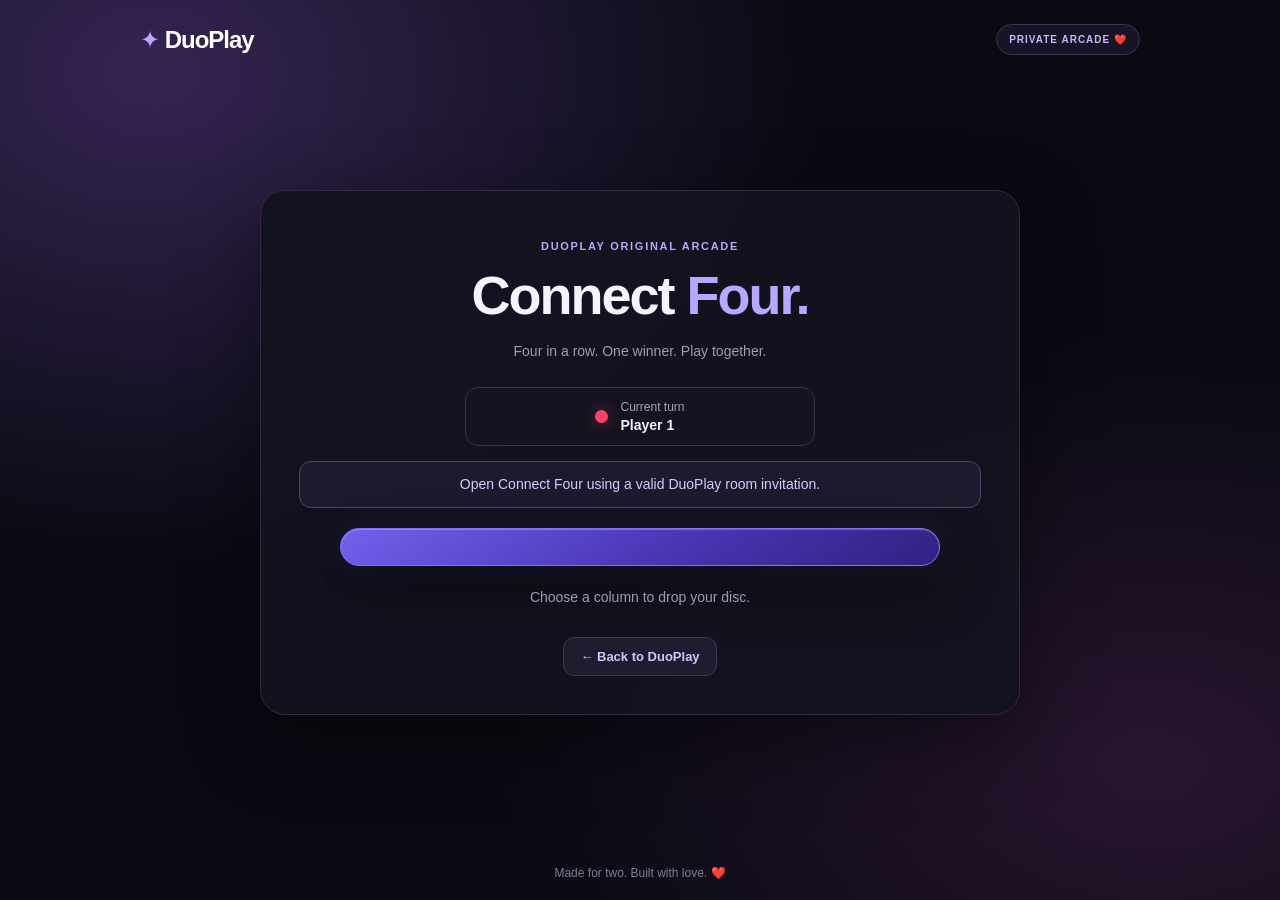
<file: games/connect-four/index.html>
<!DOCTYPE html>
<html lang="en">
<head>
  <meta charset="UTF-8">
  <meta name="viewport" content="width=device-width, initial-scale=1.0">

  <meta name="theme-color" content="#090a12">
  <title>Connect Four | DuoPlay</title>

  <link rel="stylesheet" href="./style.css">
  <script src="./app.js" defer></script>
</head>

<body>
  <header class="topbar">
    <a class="logo" href="/">✦ DuoPlay</a>
    <span class="badge">PRIVATE ARCADE ❤️</span>
  </header>

  <main class="game-container">
    <section class="game-card">
      <p class="eyebrow">DUOPLAY ORIGINAL ARCADE</p>

      <h1>Connect <span>Four.</span></h1>

      <p class="subtitle">
        Four in a row. One winner. Play together.
      </p>

      <div class="player-panel">
        <span class="player-dot"></span>
        <p>
          Current turn
          <strong>Player <span id="current-player">1</span></strong>
        </p>
      </div>

      <div id="result" class="result" aria-live="polite">
        Connecting to your room...
      </div>

      <!-- Firebase app.js creates the 42 cells here -->
      <div class="grid" aria-label="Connect Four game board"></div>

      <p class="game-hint">
        Choose a column to drop your disc.
      </p>

      <a class="back-link" href="/">← Back to DuoPlay</a>
    </section>
  </main>

  <footer>Made for two. Built with love. ❤️</footer>
</body>
</html>
</file>
<file: games/connect-four/style.css>
* {
  box-sizing: border-box;
}

:root {
  font-family: "Segoe UI", Arial, sans-serif;
  color: #f5f3ff;
  background: #090a12;
  font-synthesis: none;
}

body {
  margin: 0;
  min-height: 100vh;
  display: flex;
  flex-direction: column;
  background:
    radial-gradient(ellipse at 12% 8%, #352452 0, transparent 42%),
    radial-gradient(ellipse at 90% 85%, #28152f 0, transparent 40%),
    #090a12;
}

.topbar {
  width: min(100% - 32px, 1000px);
  margin: 0 auto;
  padding: 24px 0;
  display: flex;
  align-items: center;
  justify-content: space-between;
  gap: 12px;
}

.logo {
  color: #fff;
  text-decoration: none;
  font-size: 24px;
  font-weight: 800;
  letter-spacing: -1px;
}

.logo::first-letter {
  color: #b9a7ff;
}

.badge {
  padding: 9px 12px;
  color: #c6b7ff;
  background: #191425;
  border: 1px solid #403451;
  border-radius: 30px;
  font-size: 10px;
  font-weight: 800;
  letter-spacing: 1px;
}

.game-container {
  width: min(100% - 28px, 760px);
  margin: auto;
  padding: 15px 0 35px;
}

.game-card {
  padding: clamp(20px, 5vw, 38px);
  text-align: center;
  background: rgba(19, 18, 31, 0.96);
  border: 1px solid #302a42;
  border-radius: 25px;
  box-shadow: 0 25px 80px #0006;
  animation: appear 0.35s ease;
}

.eyebrow {
  color: #b9a7ff;
  font-size: 11px;
  font-weight: 800;
  letter-spacing: 1.7px;
}

h1 {
  margin: 14px 0 8px;
  font-size: clamp(35px, 8vw, 54px);
  line-height: 1.1;
  letter-spacing: -2px;
}

h1 span {
  color: #b9a7ff;
}

.subtitle,
.game-hint {
  color: #a09bb4;
  font-size: 14px;
  line-height: 1.6;
}

.player-panel {
  display: flex;
  justify-content: center;
  align-items: center;
  gap: 12px;
  max-width: 350px;
  margin: 25px auto 12px;
  padding: 12px 16px;
  border: 1px solid #38304c;
  border-radius: 13px;
  background: #151320;
}

.player-dot {
  width: 13px;
  height: 13px;
  flex-shrink: 0;
  border-radius: 50%;
  background: #ff416d;
  box-shadow: 0 0 15px #ff416d66;
}

.player-panel p {
  margin: 0;
  color: #aaa2be;
  font-size: 12px;
  text-align: left;
}

.player-panel strong {
  display: block;
  margin-top: 3px;
  color: #f4efff;
  font-size: 14px;
}

.result {
  min-height: 46px;
  display: flex;
  align-items: center;
  justify-content: center;
  margin: 15px 0 20px;
  padding: 12px;
  color: #d8ccff;
  background: #a38bff12;
  border: 1px solid #544271;
  border-radius: 12px;
  font-size: 14px;
  line-height: 1.5;
}

/* Connect Four board: 7 columns x 6 rows */

.grid {
  display: grid;
  grid-template-columns: repeat(7, minmax(0, 1fr));
  gap: clamp(4px, 1.4vw, 10px);

  width: 100%;
  max-width: 600px;
  margin: 0 auto;

  padding: clamp(8px, 2.5vw, 18px);
  border: 1px solid #8271f5;
  border-radius: 20px;

  background: linear-gradient(
    145deg,
    #7162ed,
    #4936b4 55%,
    #302181
  );

  box-shadow:
    0 20px 55px #0008,
    0 0 35px #7964ff20,
    inset 0 1px 1px #ffffff44;
}

.grid div {
  width: 100%;
  aspect-ratio: 1;
  min-width: 0;

  border: 2px solid #a99cff55;
  border-radius: 50%;

  background: #0e1020;

  box-shadow:
    inset 0 5px 10px #0009,
    0 1px 2px #ffffff18;

  transition: background 0.18s ease;
}

/* Player one */

.grid div.player-one {
  background: radial-gradient(
    circle at 32% 27%,
    #ffb8c5,
    #ff416d 43%,
    #c5184e 78%,
    #851039
  );

  border-color: #ffc0ce;

  box-shadow:
    inset 0 2px 5px #ffffff77,
    inset 0 -5px 8px #7d0b2f66,
    0 4px 10px #0005;

  animation: disc-drop 0.2s ease-out;
}

/* Player two */

.grid div.player-two {
  background: radial-gradient(
    circle at 32% 27%,
    #b9f1ff,
    #4daaff 43%,
    #2466eb 78%,
    #153b9d
  );

  border-color: #a8d9ff;

  box-shadow:
    inset 0 2px 5px #ffffff77,
    inset 0 -5px 8px #092c7f66,
    0 4px 10px #0005;

  animation: disc-drop 0.2s ease-out;
}

.game-hint {
  margin: 20px 0;
}

.back-link {
  display: inline-block;
  margin-top: 8px;
  padding: 11px 16px;
  color: #d1c5ff;
  background: #211b30;
  border: 1px solid #403650;
  border-radius: 11px;
  text-decoration: none;
  font-size: 13px;
  font-weight: 700;
  transition: background 0.2s ease;
}

.back-link:hover {
  background: #342744;
}

footer {
  padding: 20px;
  text-align: center;
  color: #827c96;
  font-size: 12px;
}

@keyframes appear {
  from {
    opacity: 0;
    transform: translateY(8px);
  }

  to {
    opacity: 1;
    transform: translateY(0);
  }
}

@keyframes disc-drop {
  from {
    transform: scale(0.75);
    filter: brightness(1.4);
  }

  to {
    transform: scale(1);
    filter: brightness(1);
  }
}

@media (max-width: 480px) {
  .topbar {
    padding: 18px 0;
  }

  .badge {
    padding: 8px;
    font-size: 8px;
  }

  .grid {
    gap: 4px;
    padding: 7px;
    border-radius: 13px;
  }

  .grid div {
    border-width: 1px;
  }

  .game-card {
    border-radius: 18px;
  }
}

@media (prefers-reduced-motion: reduce) {
  *,
  *::before,
  *::after {
    animation-duration: 0.01ms !important;
    transition-duration: 0.01ms !important;
  }
}
</file>
